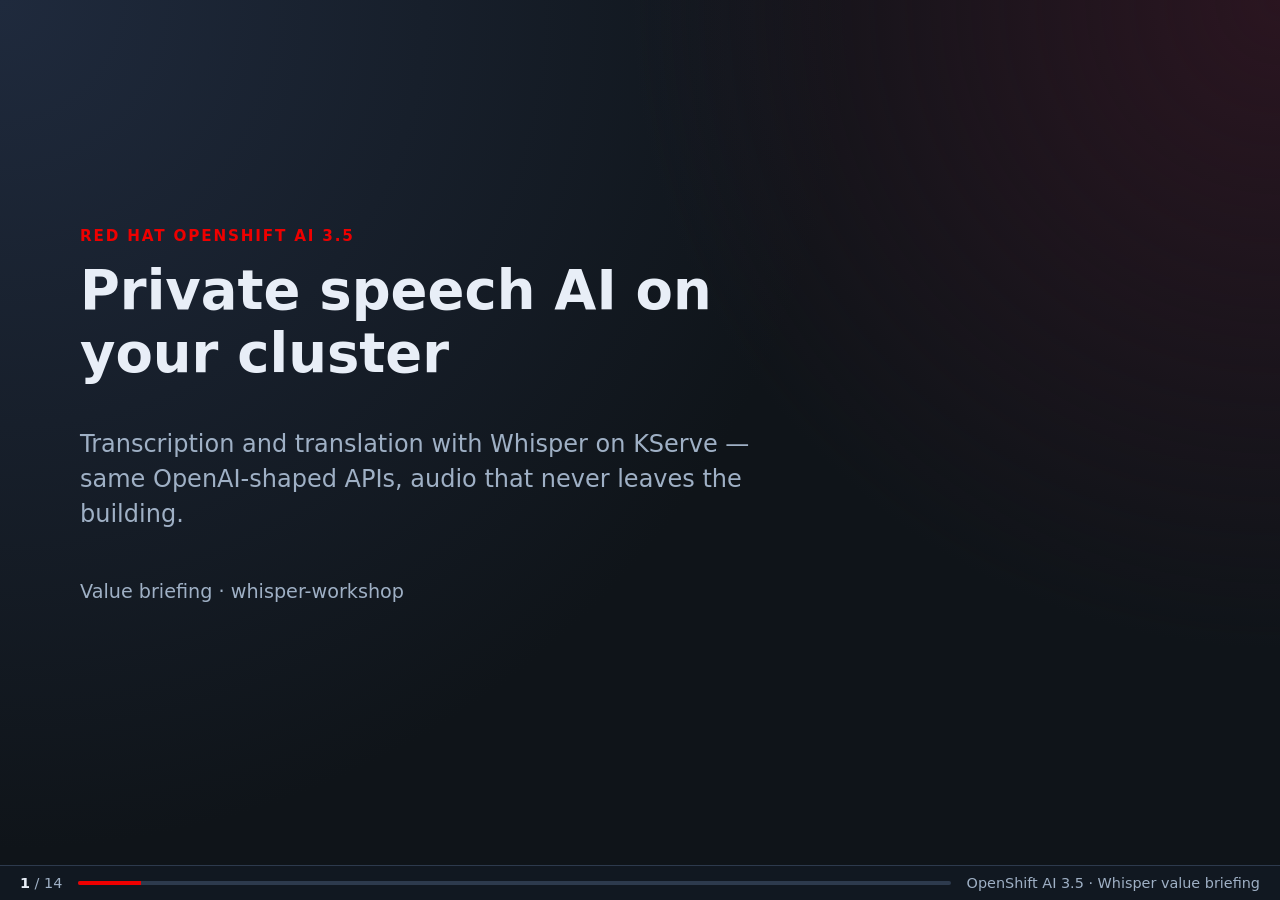
<file: docs/slides/value-prop.html>
<!DOCTYPE html>
<html lang="en">
<head>
  <meta charset="utf-8">
  <meta name="viewport" content="width=device-width, initial-scale=1">
  <title>Private speech AI on OpenShift AI 3.5</title>
  <style>
    :root {
      --bg: #0f1419;
      --panel: #1a2332;
      --text: #e8eef7;
      --muted: #9fb0c5;
      --accent: #ee0000;
      --ok: #3d8f63;
      --warn: #f0a202;
      --border: #2d3a4d;
      --font: "Red Hat Text", "Red Hat Display", "Segoe UI", system-ui, sans-serif;
    }

    * { box-sizing: border-box; }

    html, body {
      margin: 0;
      height: 100%;
      background: var(--bg);
      color: var(--text);
      font-family: var(--font);
    }

    body {
      display: flex;
      flex-direction: column;
    }

    .deck {
      flex: 1;
      position: relative;
      overflow: hidden;
    }

    .slide {
      display: none;
      position: absolute;
      inset: 0;
      padding: 4.5rem 5rem 5.5rem;
      background:
        radial-gradient(circle at top right, #2a1520 0%, transparent 42%),
        radial-gradient(circle at top left, #1f2a3d 0%, var(--bg) 55%);
    }

    .slide.active { display: flex; flex-direction: column; justify-content: center; }

    .eyebrow {
      color: var(--accent);
      font-size: 0.95rem;
      font-weight: 700;
      letter-spacing: 0.12em;
      text-transform: uppercase;
      margin: 0 0 0.85rem;
    }

    h1, h2 {
      margin: 0 0 1.1rem;
      line-height: 1.15;
      font-weight: 700;
    }

    h1 { font-size: clamp(2.4rem, 5vw, 3.4rem); max-width: 18ch; }
    h2 { font-size: clamp(1.8rem, 3.6vw, 2.6rem); max-width: 22ch; }

    p, li { font-size: 1.35rem; line-height: 1.45; color: var(--text); }
    .lede { font-size: 1.5rem; max-width: 42rem; color: var(--muted); }

    ul { margin: 0.4rem 0 0; padding-left: 1.2rem; max-width: 48rem; }
    li { margin: 0.55rem 0; }
    li strong { color: #fff; }

    .sub { color: var(--muted); font-size: 1.15rem; margin-top: 1.25rem; max-width: 40rem; }

    .grid {
      display: grid;
      grid-template-columns: repeat(auto-fit, minmax(15rem, 1fr));
      gap: 1rem;
      margin-top: 1.25rem;
    }

    .card {
      background: color-mix(in srgb, var(--panel) 88%, black);
      border: 1px solid var(--border);
      border-radius: 12px;
      padding: 1.15rem 1.25rem;
    }

    .card h3 {
      margin: 0 0 0.45rem;
      font-size: 1.15rem;
      color: #fff;
    }

    .card p, .card li { font-size: 1.05rem; color: var(--muted); margin: 0; }
    .card ul { padding-left: 1.1rem; margin: 0.2rem 0 0; }
    .card li { margin: 0.3rem 0; }

    .card.accent { border-top: 3px solid var(--accent); }
    .card.ok { border-top: 3px solid var(--ok); }
    .card.warn { border-top: 3px solid var(--warn); }

    .path {
      font-family: ui-monospace, "SFMono-Regular", Menlo, Consolas, monospace;
      font-size: 1.2rem;
      background: #111821;
      border: 1px solid var(--border);
      border-radius: 10px;
      padding: 0.85rem 1.1rem;
      margin: 0.45rem 0;
      color: #d7e6ff;
    }

    .compare {
      width: 100%;
      border-collapse: collapse;
      margin-top: 1rem;
      font-size: 1.05rem;
    }

    .compare th, .compare td {
      text-align: left;
      padding: 0.7rem 0.85rem;
      border-bottom: 1px solid var(--border);
      vertical-align: top;
    }

    .compare th { color: var(--muted); font-weight: 600; }
    .compare td:first-child, .compare th:first-child { color: #fff; font-weight: 600; }

    .tag {
      display: inline-block;
      font-size: 0.8rem;
      font-weight: 700;
      letter-spacing: 0.04em;
      text-transform: uppercase;
      padding: 0.15rem 0.5rem;
      border-radius: 999px;
      background: color-mix(in srgb, var(--accent) 22%, transparent);
      color: #ffb4b4;
      margin-bottom: 0.5rem;
    }

    .bar {
      display: flex;
      align-items: center;
      gap: 1rem;
      padding: 0.55rem 1.25rem;
      background: #111821;
      border-top: 1px solid var(--border);
      color: var(--muted);
      font-size: 0.9rem;
    }

    .bar b { color: var(--text); }
    .progress {
      flex: 1;
      height: 4px;
      background: var(--border);
      border-radius: 99px;
      overflow: hidden;
    }
    .progress > span {
      display: block;
      height: 100%;
      background: var(--accent);
      width: 0%;
    }

    .notes {
      display: none;
      margin-top: 1.25rem;
      padding: 0.9rem 1rem;
      border-left: 3px solid var(--accent);
      background: color-mix(in srgb, var(--panel) 70%, black);
      color: var(--muted);
      font-size: 1rem;
      max-width: 48rem;
    }

    body.show-notes .notes { display: block; }
    body.show-notes .slide { justify-content: flex-start; padding-top: 3.2rem; }

    kbd {
      font-family: inherit;
      font-size: 0.8em;
      border: 1px solid var(--border);
      border-bottom-width: 2px;
      border-radius: 4px;
      padding: 0.05rem 0.35rem;
      background: #151c26;
    }

    .help {
      display: none;
      position: absolute;
      inset: auto 1.5rem 4.2rem auto;
      background: #151c26;
      border: 1px solid var(--border);
      border-radius: 10px;
      padding: 0.9rem 1.1rem;
      color: var(--muted);
      font-size: 0.95rem;
      z-index: 2;
    }

    body.show-help .help { display: block; }

    .title-meta { color: var(--muted); font-size: 1.2rem; margin-top: 1.4rem; }

    @media print {
      html, body, .deck { height: auto; overflow: visible; background: #fff; color: #111; }
      .bar, .help { display: none !important; }
      .slide {
        display: flex !important;
        position: relative;
        page-break-after: always;
        min-height: 100vh;
        background: #fff;
        color: #151515;
      }
      h1, h2, .card h3, .compare td:first-child { color: #151515; }
      p, li, .lede, .sub, .card p, .card li, .compare th { color: #333; }
      .path { background: #f4f4f4; color: #111; }
      .notes { display: block; color: #444; }
    }
  </style>
</head>
<body>
  <main class="deck" id="deck">

    <section class="slide active" data-notes="Open in a browser from a local clone. Fullscreen with F. This deck is the customer briefing for Topic 1 — not a product pitch detached from the labs.">
      <p class="eyebrow">Red Hat OpenShift AI 3.5</p>
      <h1>Private speech AI on your cluster</h1>
      <p class="lede">Transcription and translation with Whisper on KServe — same OpenAI-shaped APIs, audio that never leaves the building.</p>
      <p class="title-meta">Value briefing · whisper-workshop</p>
    </section>

    <section class="slide" data-notes="These two bullets are the README learning outcomes. The rest of the deck exists so a room can leave Topic 1 able to say them without hedging.">
      <p class="eyebrow">What this briefing is for</p>
      <h2>Two things the room should be able to say</h2>
      <ul>
        <li>Why speech stays on-cluster (PII, regulated audio) — and how vLLM exposes Whisper as OpenAI-compatible <code>/v1/audio/transcriptions</code> and <code>/v1/audio/translations</code>.</li>
        <li>How to find audio models in the OpenShift AI catalog, and why <strong>turbo</strong> is the wrong catalog pick when you need native translation.</li>
      </ul>
    </section>

    <section class="slide" data-notes="Granite comparison is the bridge for platform teams who already serve LLMs. Do not let the room think this is a chat playground.">
      <p class="eyebrow">The workload</p>
      <h2>Voice is not another chatbot</h2>
      <div class="grid">
        <div class="card">
          <h3>What they already know</h3>
          <p>Granite on KServe: one InferenceService, one GPU, token-authenticated route, OpenAI client.</p>
        </div>
        <div class="card accent">
          <h3>What is different</h3>
          <p>The payload is <strong>multipart audio</strong>, not JSON chat. Pointing a playground at Whisper fails.</p>
        </div>
      </div>
      <p class="sub">Same serving platform. Different HTTP API. That is the whole technical story.</p>
    </section>

    <section class="slide" data-notes="ASR = automatic speech recognition. Define it once, then use it. Lead with contact center / dispatch / telecom — that is the room this workshop is built for. Do not name a specific radio vendor.">
      <p class="eyebrow">Why on-prem ASR</p>
      <h2>Start where the calls already are</h2>
      <p class="lede">ASR (automatic speech recognition) turns speech into text. Cloud ASR sends that voice off-site.</p>
      <div class="grid">
        <div class="card accent">
          <h3>Contact centers</h3>
          <p>Every call is customer PII. Recordings already sit on the operator network.</p>
        </div>
        <div class="card accent">
          <h3>Dispatch / public safety</h3>
          <p>Radio and incident audio is regulated and time-critical. It cannot traverse a public API.</p>
        </div>
        <div class="card accent">
          <h3>Telecom</h3>
          <p>Voice traffic and call recordings stay on the carrier network — by architecture, not by preference.</p>
        </div>
      </div>
    </section>

    <section class="slide" data-notes="Keep this slide short. The first setting is contact/dispatch/telecom; this is the rest of the compliance map.">
      <p class="eyebrow">Same constraint, more rooms</p>
      <h2>Regulated audio is the default, not the exception</h2>
      <table class="compare">
        <tr><th>Setting</th><th>Why the audio stays here</th></tr>
        <tr><td>Healthcare</td><td>Patient speech is PHI</td></tr>
        <tr><td>Financial services</td><td>Recorded advice and KYC calls</td></tr>
        <tr><td>Public sector / air-gapped</td><td>No outbound API by design</td></tr>
        <tr><td>Legal / HR</td><td>Privilege and personnel data</td></tr>
      </table>
    </section>

    <section class="slide" data-notes="Yes, lower latency is a real selling point — as end-to-end time, not GPU bragging. Contact-center audio is already next to the cluster. Uploading it to a SaaS ASR is the slow part.">
      <p class="eyebrow">Latency</p>
      <h2>On-cluster also means fewer milliseconds</h2>
      <ul>
        <li>You skip the <strong>WAN upload</strong> of bulky audio to a public-cloud ASR.</li>
        <li>You skip the <strong>SaaS queue</strong> on the other side of that hop.</li>
        <li>Transcription and speech-to-English run on the <strong>GPU beside the recordings</strong>.</li>
      </ul>
      <p class="sub">Privacy and speed are the same architecture: the audio never leaves the building.</p>
    </section>

    <section class="slide" data-notes="Be honest if someone from performance engineering is in the room. Turbo is still faster on the GPU. Large-v3 is the translation checkpoint. vLLM Whisper is clip-based, not continuous mic ASR.">
      <p class="eyebrow">Say this out loud</p>
      <h2>What “faster” does and does not mean</h2>
      <div class="grid">
        <div class="card ok">
          <span class="tag">True</span>
          <h3>End-to-end path</h3>
          <p>No internet round-trip, no audio leaving the datacenter. For contact-center and dispatch traffic that already lives on-prem, that hop dominates.</p>
        </div>
        <div class="card warn">
          <span class="tag">Not the claim</span>
          <h3>Raw decode vs a hyperscaler</h3>
          <p>We are not saying large-v3 beats a cloud Whisper API on GPU speed. Turbo is the latency SKU. Large-v3 is the SKU that still translates.</p>
        </div>
      </div>
    </section>

    <section class="slide" data-notes="Draw the path with your hand if you have a whiteboard. Route → InferenceService → vLLM → two POSTs.">
      <p class="eyebrow">How vLLM exposes Whisper</p>
      <h2>OpenAI-compatible — audio, not chat</h2>
      <div class="path">POST /v1/audio/transcriptions&nbsp;&nbsp;→&nbsp;&nbsp;speech to text (source language)</div>
      <div class="path">POST /v1/audio/translations&nbsp;&nbsp;→&nbsp;&nbsp;speech to English text</div>
      <div class="path">GET&nbsp; /v1/models&nbsp;&nbsp;&nbsp;&nbsp;&nbsp;&nbsp;&nbsp;&nbsp;&nbsp;&nbsp;&nbsp;&nbsp;&nbsp;&nbsp;&nbsp;→&nbsp;&nbsp;served-model-name</div>
      <p class="sub">HTTPS + Bearer token on an OpenShift Route. Same client libraries you already use for chat — different paths.</p>
    </section>

    <section class="slide" data-notes="Native Whisper translation is English-only. Arbitrary language pairs need a second LLM. Do not oversell 'real-time translation' as Spanish ↔ German.">
      <p class="eyebrow">Translation is a product word</p>
      <h2>Whisper translates into English. Full stop.</h2>
      <ul>
        <li><strong>Transcription</strong> keeps the source language.</li>
        <li><strong>Translation</strong> is speech → <strong>English only</strong>, and only on a non-turbo checkpoint.</li>
        <li>Spanish ↔ German (or any arbitrary pair) is a second model, not this API.</li>
      </ul>
    </section>

    <section class="slide" data-notes="Catalog is the AI hub discovery story. In 3.5 the shelf is no longer turbo-only.">
      <p class="eyebrow">Catalog in 3.5</p>
      <h2>Audio models are on the shelf now</h2>
      <p class="lede">AI hub → Models → Catalog. Search <strong>audio</strong>, <strong>speech</strong>, <strong>whisper</strong>, or <strong>voxtral</strong>.</p>
      <div class="grid">
        <div class="card">
          <h3>Whisper large</h3>
          <p>Non-turbo checkpoint. Native <code>/v1/audio/translations</code>. Valid catalog path when translation matters.</p>
        </div>
        <div class="card warn">
          <h3>Whisper turbo</h3>
          <p>Fast private STT (speech-to-text). vLLM: turbo <strong>does not support translating</strong>.</p>
        </div>
        <div class="card">
          <h3>Voxtral</h3>
          <p>Mistral speech model. Voice-agent / understanding story — not a Whisper drop-in.</p>
        </div>
      </div>
    </section>

    <section class="slide" data-notes="This is the second README outcome. Shipping turbo because it is labeled Whisper silently drops translations. That is the briefing failure mode.">
      <p class="eyebrow">Model choice</p>
      <h2>Turbo is the wrong default for translation</h2>
      <table class="compare">
        <tr><th></th><th>Turbo</th><th>Whisper large / large-v3</th></tr>
        <tr><td>Task</td><td>Transcription</td><td>Transcription and speech → English</td></tr>
        <tr><td>/v1/audio/translations</td><td>Not supported</td><td>Supported</td></tr>
        <tr><td>GPU</td><td>Smaller, faster</td><td>Plan 16 GB+ VRAM</td></tr>
        <tr><td>Use it when</td><td>Private STT, latency SKU</td><td>The title on the slide is translation</td></tr>
      </table>
    </section>

    <section class="slide" data-notes="Voxtral sitting next to Whisper in the catalog is the new confusion. Name it so the room does not grab the wrong card.">
      <p class="eyebrow">Do not confuse the shelf</p>
      <h2>Voxtral is a different product</h2>
      <ul>
        <li>It is a speech model on the same platform — good.</li>
        <li>It is <strong>not</strong> Whisper’s OpenAI audio API (<code>/v1/audio/transcriptions</code> + <code>/v1/audio/translations</code>).</li>
        <li>Save it for a voice-agent conversation. This workshop proves Whisper.</li>
      </ul>
    </section>

    <section class="slide" data-notes="Workshop still builds a modelcar so they own the weights (air-gap, pin, scan). Catalog Whisper large is the honest shortcut for a customer who wants validated weights without a Containerfile.">
      <p class="eyebrow">What we will actually serve</p>
      <h2>This lab: openai/whisper-large-v3 as a modelcar</h2>
      <ul>
        <li>Catalog is how a data scientist <strong>finds</strong> a supported ASR model.</li>
        <li>A modelcar is how you <strong>own</strong> the weights — versioned OCI, pull at serve time.</li>
        <li>Same vLLM NVIDIA GPU runtime as Granite. Different <code>storageUri</code> and Whisper args.</li>
      </ul>
      <p class="sub">We are not fighting the catalog. We are matching weights to the customer outcome.</p>
    </section>

    <section class="slide" data-notes="Close on the two outcomes again. Then hand off to Topic 2 in the dashboard.">
      <p class="eyebrow">Leave-behind</p>
      <h2>Platform story in one breath</h2>
      <ul>
        <li><strong>Stay on-cluster</strong> because the audio is PII — and because you skip the cloud hop.</li>
        <li><strong>Call it like OpenAI</strong> — <code>/v1/audio/transcriptions</code> and <code>/v1/audio/translations</code>.</li>
        <li><strong>Read the catalog card</strong> — turbo does not translate; Voxtral is not Whisper; large-v3 does.</li>
      </ul>
    </section>

  </main>

  <aside class="help">
    <div><kbd>←</kbd> <kbd>→</kbd> or <kbd>Space</kbd> change slides</div>
    <div><kbd>N</kbd> speaker notes · <kbd>F</kbd> fullscreen · <kbd>?</kbd> this help</div>
  </aside>

  <footer class="bar">
    <span><b id="idx">1</b> / <span id="total">1</span></span>
    <div class="progress" aria-hidden="true"><span id="fill"></span></div>
    <span>OpenShift AI 3.5 · Whisper value briefing</span>
  </footer>

  <script>
    const slides = [...document.querySelectorAll(".slide")];
    const idxEl = document.getElementById("idx");
    const totalEl = document.getElementById("total");
    const fill = document.getElementById("fill");
    let i = 0;
    totalEl.textContent = String(slides.length);

    function show(n) {
      i = Math.max(0, Math.min(slides.length - 1, n));
      slides.forEach((s, k) => s.classList.toggle("active", k === i));
      idxEl.textContent = String(i + 1);
      fill.style.width = ((i + 1) / slides.length * 100) + "%";
    }

    function attachNotes() {
      slides.forEach((s) => {
        const text = s.getAttribute("data-notes");
        if (!text) return;
        const note = document.createElement("p");
        note.className = "notes";
        note.textContent = "Notes: " + text;
        s.appendChild(note);
      });
    }

    attachNotes();
    show(0);

    document.addEventListener("keydown", (e) => {
      if (["INPUT", "TEXTAREA"].includes(e.target.tagName)) return;
      if (e.key === "ArrowRight" || e.key === " " || e.key === "PageDown") {
        e.preventDefault();
        show(i + 1);
      } else if (e.key === "ArrowLeft" || e.key === "PageUp") {
        e.preventDefault();
        show(i - 1);
      } else if (e.key === "Home") {
        show(0);
      } else if (e.key === "End") {
        show(slides.length - 1);
      } else if (e.key === "n" || e.key === "N") {
        document.body.classList.toggle("show-notes");
      } else if (e.key === "f" || e.key === "F") {
        if (!document.fullscreenElement) document.documentElement.requestFullscreen();
        else document.exitFullscreen();
      } else if (e.key === "?" || e.key === "h" || e.key === "H") {
        document.body.classList.toggle("show-help");
      }
    });
  </script>
</body>
</html>
</file>
